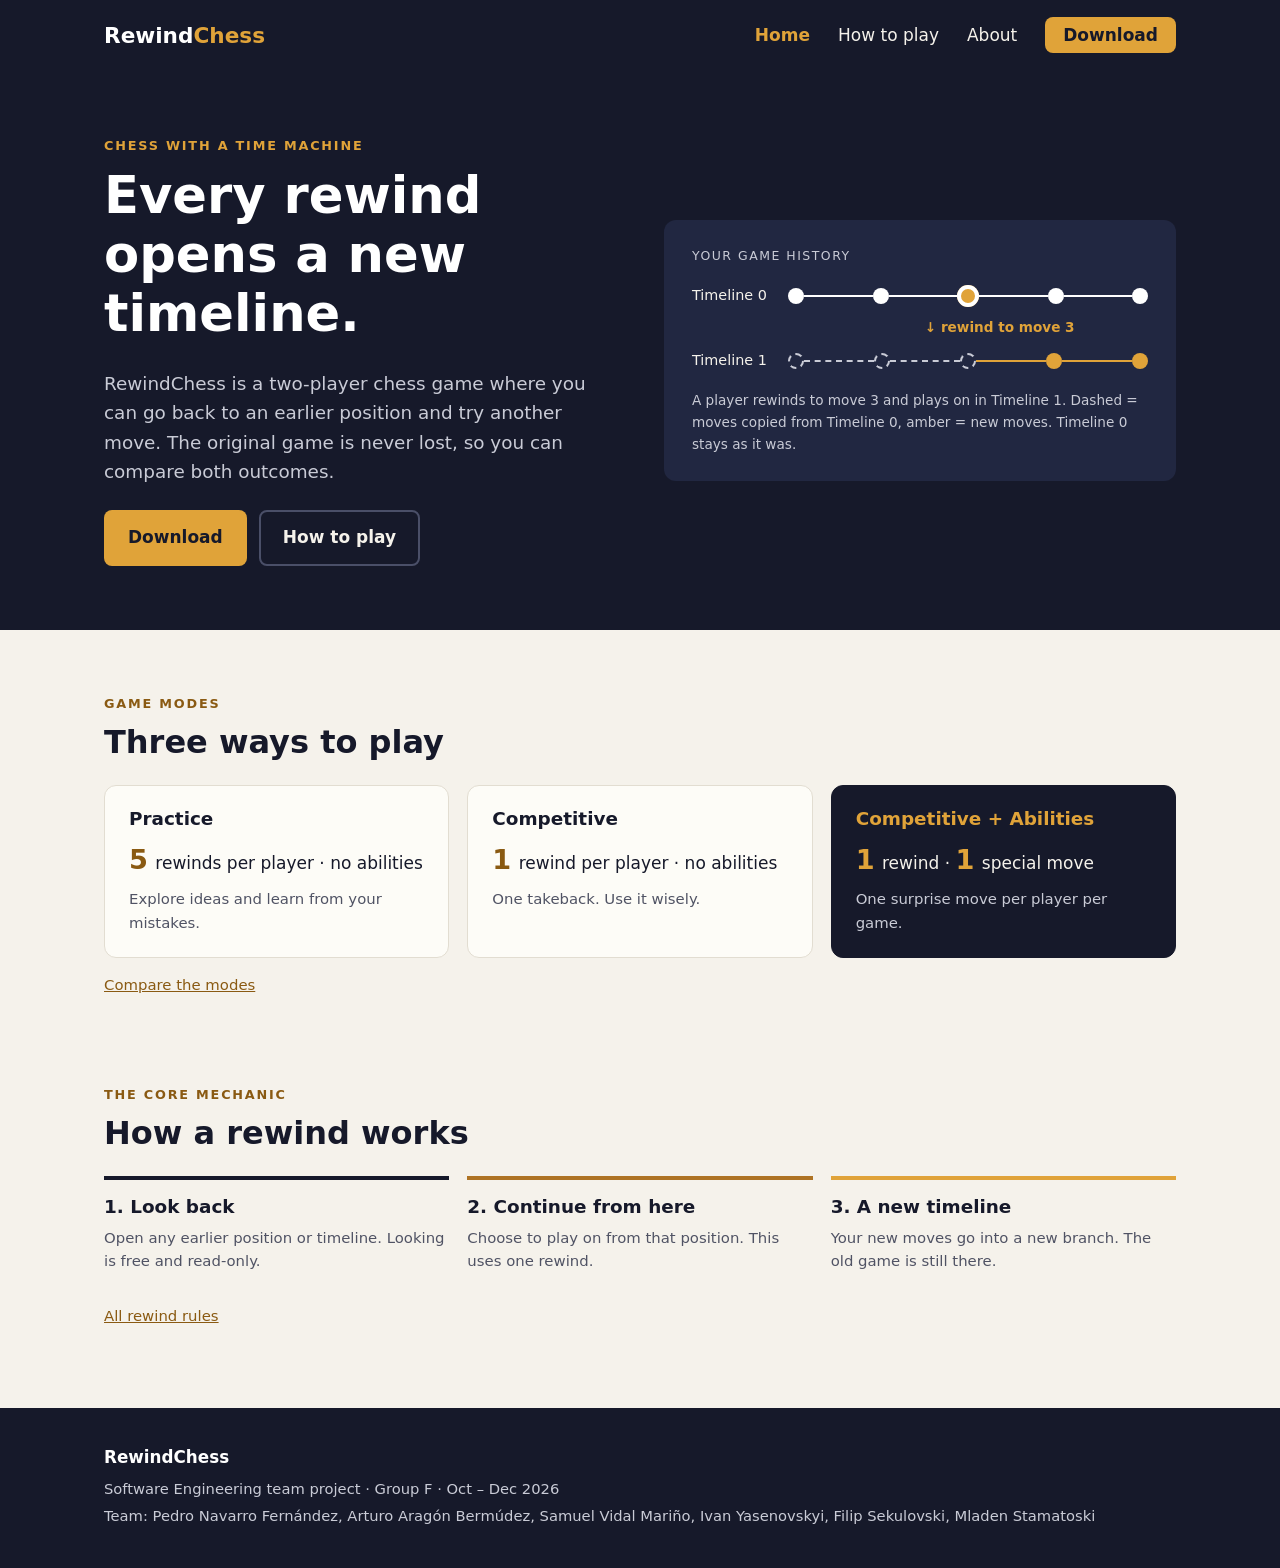
<file: index.html>
<!DOCTYPE html>
<html lang="en">
<head>
  <meta charset="utf-8">
  <meta name="viewport" content="width=device-width, initial-scale=1">
  <title>RewindChess – chess with a time machine</title>
  <link rel="icon" href="data:,"> <!-- no icon yet, stops the browser asking for /favicon.ico (404) -->
  <link rel="stylesheet" href="css/style.css">
  <script src="js/site.js" defer></script>
</head>
<body data-page="home" class="home">
  <header id="site-header">
    <noscript>
      <nav class="container" aria-label="Main">
        <a href="index.html">Home</a> | <a href="how-to-play.html">How to play</a> | <a href="about.html">About</a> | <a href="download.html">Download</a>
      </nav>
    </noscript>
  </header>

  <main>
    <!-- intro + history picture (rewind visual 1) -->
    <section class="section section-dark hero">
      <div class="container">
        <div>
          <p class="eyebrow">Chess with a time machine</p>
          <h1>Every rewind opens a new timeline.</h1>
          <p class="lead">RewindChess is a two-player chess game where you can go back to an earlier position and try another move. The original game is never lost, so you can compare both outcomes.</p>
          <div class="btn-row">
            <a class="btn btn-primary" href="download.html">Download</a>
            <a class="btn btn-ghost" href="how-to-play.html">How to play</a>
          </div>
        </div>

        <figure class="history-card">
          <div class="label" aria-hidden="true">Your game history</div>
          <div class="timeline-row" aria-hidden="true">
            <span>Timeline 0</span>
            <span class="timeline-track">
              <span class="dot"></span><span class="link"></span>
              <span class="dot"></span><span class="link"></span>
              <span class="dot current"></span><span class="link"></span>
              <span class="dot"></span><span class="link"></span>
              <span class="dot"></span>
            </span>
          </div>
          <div class="rewind-note" aria-hidden="true">&darr; rewind to move 3</div>
          <div class="timeline-row" aria-hidden="true">
            <span>Timeline 1</span>
            <span class="timeline-track">
              <span class="dot copied"></span><span class="link copied"></span>
              <span class="dot copied"></span><span class="link copied"></span>
              <span class="dot copied"></span><span class="link new"></span>
              <span class="dot new"></span><span class="link new"></span>
              <span class="dot new"></span>
            </span>
          </div>
          <figcaption>A player rewinds to move 3 and plays on in Timeline 1. Dashed = moves copied from Timeline 0, amber = new moves. Timeline 0 stays as it was.</figcaption>
        </figure>
      </div>
    </section>

    <!-- modes -->
    <section class="section">
      <div class="container">
        <p class="eyebrow">Game modes</p>
        <h2>Three ways to play</h2>
        <div class="card-grid">
          <article class="card">
            <h3>Practice</h3>
            <p class="mode-stat"><strong>5</strong> rewinds per player · no abilities</p>
            <p class="small">Explore ideas and learn from your mistakes.</p>
          </article>
          <article class="card">
            <h3>Competitive</h3>
            <p class="mode-stat"><strong>1</strong> rewind per player · no abilities</p>
            <p class="small">One takeback. Use it wisely.</p>
          </article>
          <article class="card card-dark">
            <h3>Competitive + Abilities</h3>
            <p class="mode-stat"><strong>1</strong> rewind · <strong>1</strong> special move</p>
            <p class="small">One surprise move per player per game.</p>
          </article>
        </div>
        <p class="small more-link"><a href="how-to-play.html#modes">Compare the modes</a></p>
      </div>
    </section>

    <!-- how rewind works (rewind visual 2) -->
    <section class="section">
      <div class="container">
        <p class="eyebrow">The core mechanic</p>
        <h2>How a rewind works</h2>
        <ol class="steps">
          <li>
            <h3>1. Look back</h3>
            <p class="small">Open any earlier position or timeline. Looking is free and read-only.</p>
          </li>
          <li>
            <h3>2. Continue from here</h3>
            <p class="small">Choose to play on from that position. This uses one rewind.</p>
          </li>
          <li>
            <h3>3. A new timeline</h3>
            <p class="small">Your new moves go into a new branch. The old game is still there.</p>
          </li>
        </ol>
        <p class="small more-link"><a href="how-to-play.html#rewind">All rewind rules</a></p>
      </div>
    </section>
  </main>

  <footer id="site-footer"></footer>
</body>
</html>
</file>
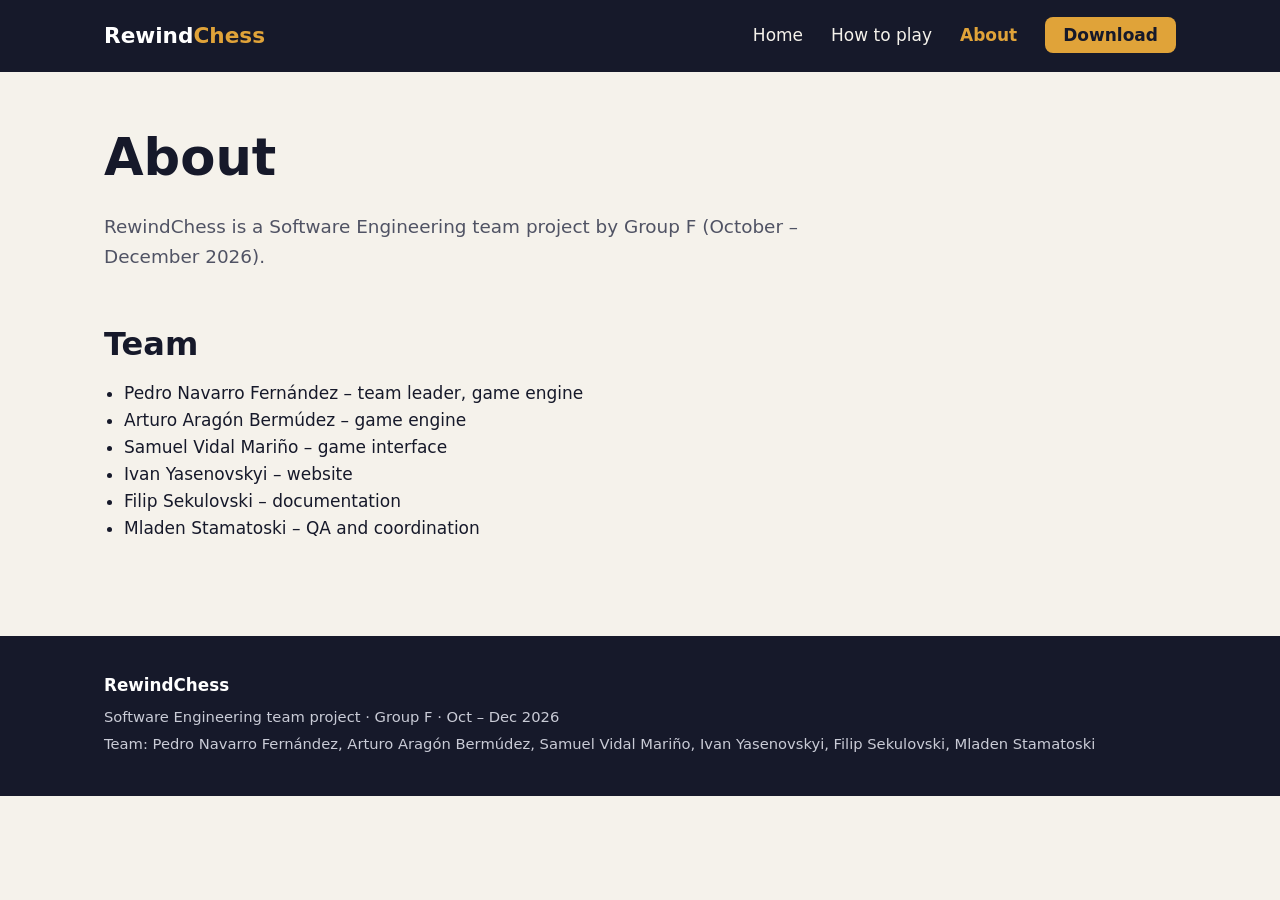
<file: about.html>
<!DOCTYPE html>
<html lang="en">
<head>
  <meta charset="utf-8">
  <meta name="viewport" content="width=device-width, initial-scale=1">
  <title>About – RewindChess</title>
  <link rel="icon" href="data:,"> <!-- no icon yet, stops the browser asking for /favicon.ico (404) -->
  <link rel="stylesheet" href="css/style.css">
  <script src="js/site.js" defer></script>
</head>
<body data-page="about">
  <header id="site-header">
    <noscript>
      <nav class="container" aria-label="Main">
        <a href="index.html">Home</a> | <a href="how-to-play.html">How to play</a> | <a href="about.html">About</a> | <a href="download.html">Download</a>
      </nav>
    </noscript>
  </header>

  <main>
    <div class="container page-head">
      <h1>About</h1>
      <p class="lead">RewindChess is a Software Engineering team project by Group F (October – December 2026).</p>
    </div>

    <section class="content-section">
      <div class="container">
        <h2>Team</h2>
        <ul class="team-list">
          <li>Pedro Navarro Fernández – team leader, game engine</li>
          <li>Arturo Aragón Bermúdez – game engine</li>
          <li>Samuel Vidal Mariño – game interface</li>
          <li>Ivan Yasenovskyi – website</li>
          <li>Filip Sekulovski – documentation</li>
          <li>Mladen Stamatoski – QA and coordination</li>
        </ul>
      </div>
    </section>
    <!-- TODO sprint 7: credits -->
  </main>

  <footer id="site-footer"></footer>
</body>
</html>
</file>
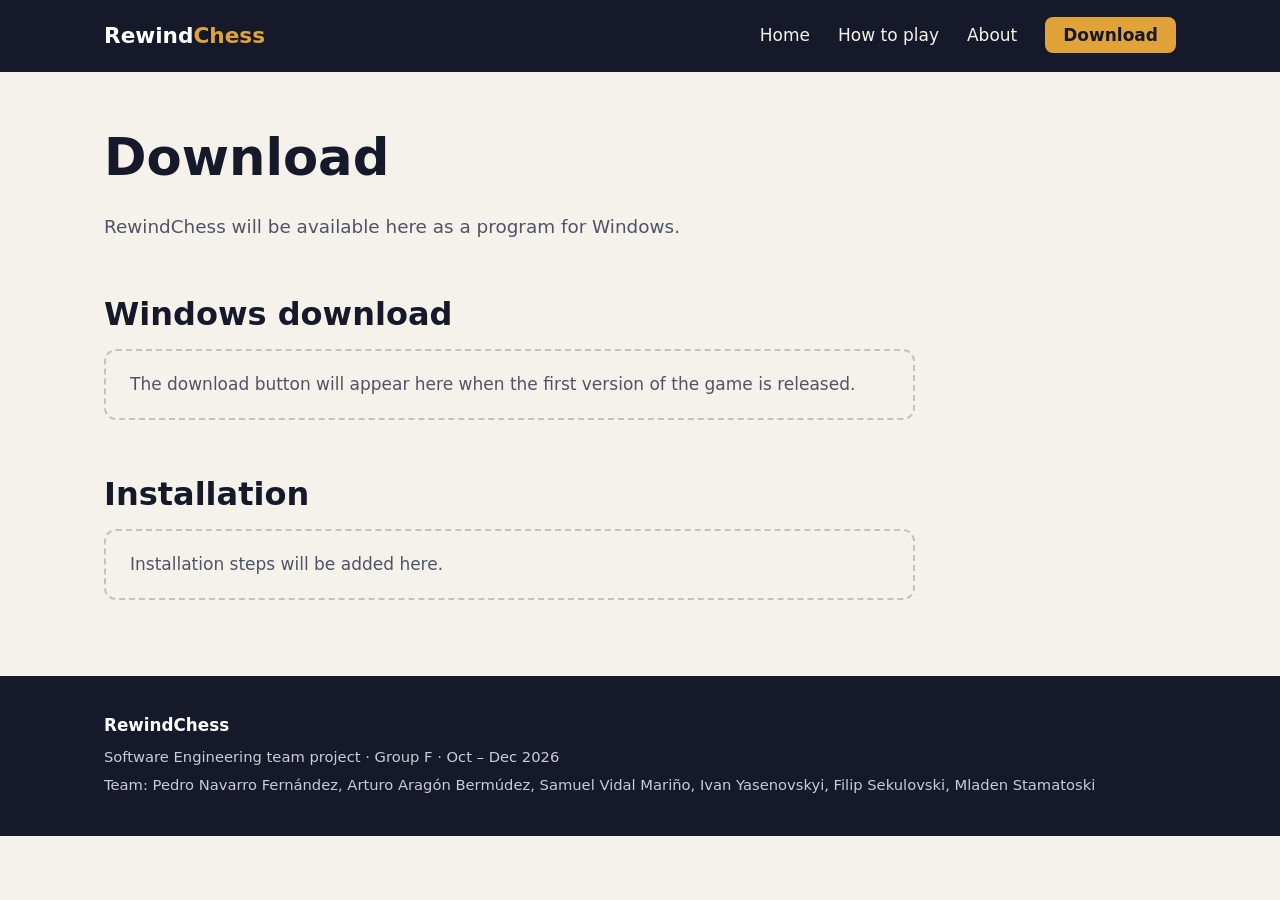
<file: download.html>
<!DOCTYPE html>
<html lang="en">
<head>
  <meta charset="utf-8">
  <meta name="viewport" content="width=device-width, initial-scale=1">
  <title>Download – RewindChess</title>
  <link rel="icon" href="data:,"> <!-- no icon yet, stops the browser asking for /favicon.ico (404) -->
  <link rel="stylesheet" href="css/style.css">
  <script src="js/site.js" defer></script>
</head>
<body data-page="download">
  <header id="site-header">
    <noscript>
      <nav class="container" aria-label="Main">
        <a href="index.html">Home</a> | <a href="how-to-play.html">How to play</a> | <a href="about.html">About</a> | <a href="download.html">Download</a>
      </nav>
    </noscript>
  </header>

  <main>
    <div class="container page-head">
      <h1>Download</h1>
      <p class="lead">RewindChess will be available here as a program for Windows.</p>
    </div>

    <section class="content-section" id="windows">
      <div class="container">
        <h2>Windows download</h2>
        <div class="placeholder"><p>The download button will appear here when the first version of the game is released.</p></div>
        <!-- download plan (docs/website-hosting.md): the button will link to
             https://github.com/arturoaragon/RewindChess/releases/latest
             so it always gives the newest .exe and the site doesn't need a change for every version -->
      </div>
    </section>

    <section class="content-section" id="install">
      <div class="container">
        <h2>Installation</h2>
        <div class="placeholder"><p>Installation steps will be added here.</p></div>
        <!-- TODO sprint 6: install steps from filip's user guide -->
      </div>
    </section>
  </main>

  <footer id="site-footer"></footer>
</body>
</html>
</file>
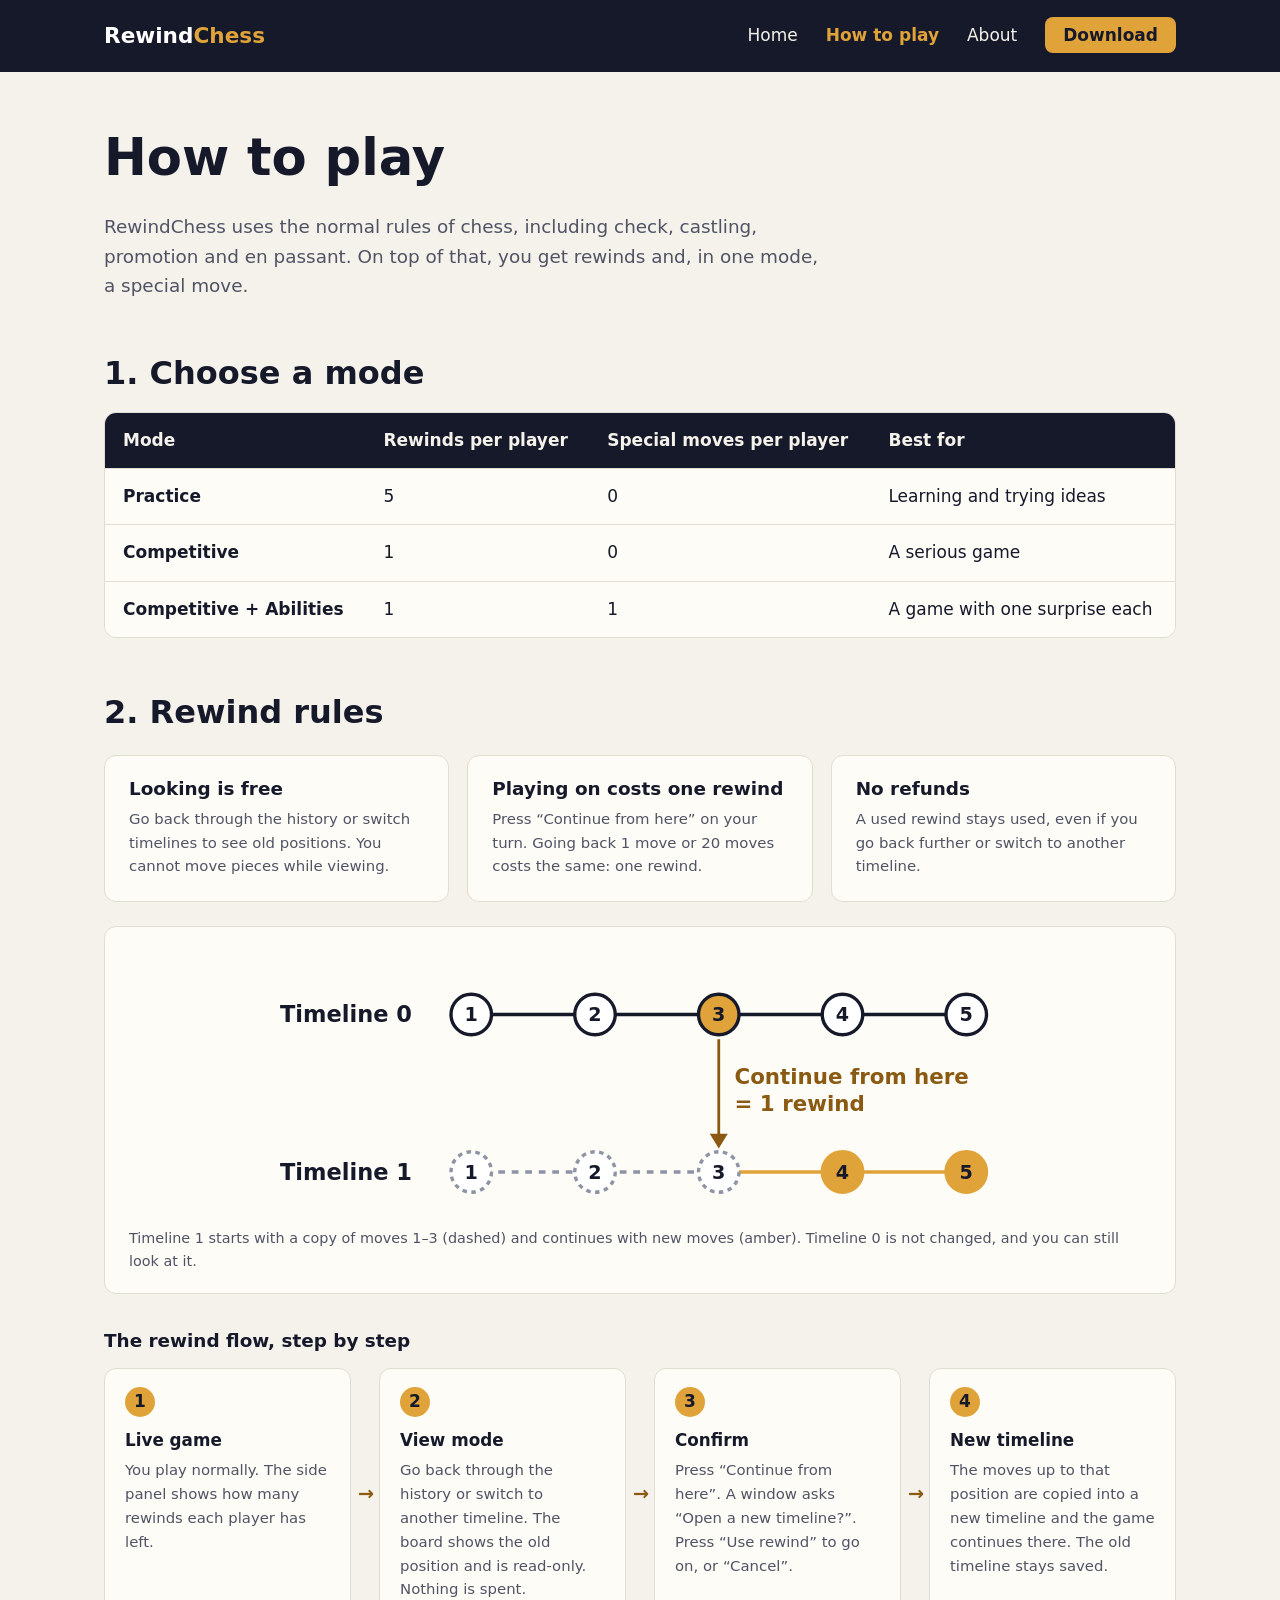
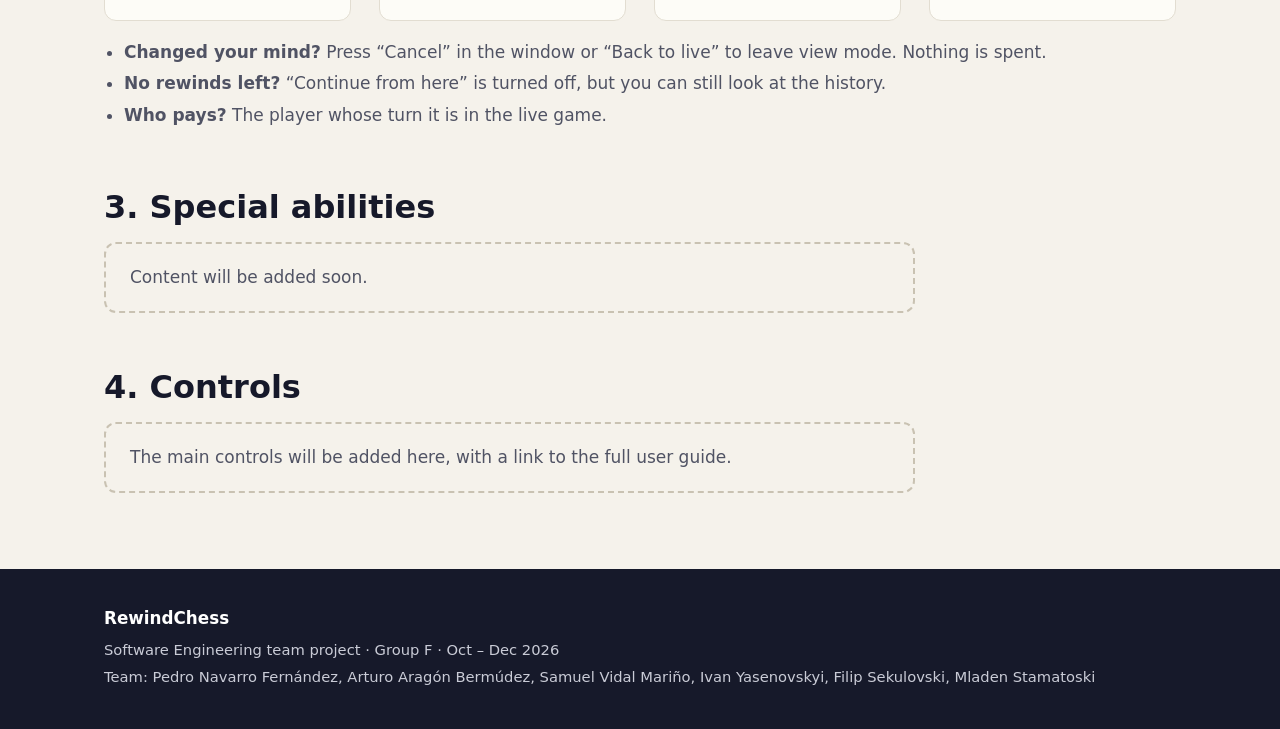
<file: how-to-play.html>
<!DOCTYPE html>
<html lang="en">
<head>
  <meta charset="utf-8">
  <meta name="viewport" content="width=device-width, initial-scale=1">
  <title>How to play – RewindChess</title>
  <link rel="icon" href="data:,"> <!-- no icon yet, stops the browser asking for /favicon.ico (404) -->
  <link rel="stylesheet" href="css/style.css">
  <script src="js/site.js" defer></script>
</head>
<body data-page="how-to-play">
  <header id="site-header">
    <noscript>
      <nav class="container" aria-label="Main">
        <a href="index.html">Home</a> | <a href="how-to-play.html">How to play</a> | <a href="about.html">About</a> | <a href="download.html">Download</a>
      </nav>
    </noscript>
  </header>

  <main>
    <div class="container page-head">
      <h1>How to play</h1>
      <p class="lead">RewindChess uses the normal rules of chess, including check, castling, promotion and en passant. On top of that, you get rewinds and, in one mode, a special move.</p>
    </div>

    <section class="content-section" id="modes">
      <div class="container">
        <h2>1. Choose a mode</h2>
        <div class="table-wrap">
          <table class="stack-table">
            <thead>
              <tr>
                <th scope="col">Mode</th>
                <th scope="col">Rewinds per player</th>
                <th scope="col">Special moves per player</th>
                <th scope="col">Best for</th>
              </tr>
            </thead>
            <tbody>
              <tr><th scope="row">Practice</th><td data-label="Rewinds per player">5</td><td data-label="Special moves per player">0</td><td data-label="Best for">Learning and trying ideas</td></tr>
              <tr><th scope="row">Competitive</th><td data-label="Rewinds per player">1</td><td data-label="Special moves per player">0</td><td data-label="Best for">A serious game</td></tr>
              <tr><th scope="row">Competitive + Abilities</th><td data-label="Rewinds per player">1</td><td data-label="Special moves per player">1</td><td data-label="Best for">A game with one surprise each</td></tr>
            </tbody>
          </table>
        </div>
      </div>
    </section>

    <section class="content-section" id="rewind">
      <div class="container">
        <h2>2. Rewind rules</h2>
        <div class="card-grid">
          <article class="card">
            <h3>Looking is free</h3>
            <p class="small">Go back through the history or switch timelines to see old positions. You cannot move pieces while viewing.</p>
          </article>
          <article class="card">
            <h3>Playing on costs one rewind</h3>
            <p class="small">Press “Continue from here” on your turn. Going back 1 move or 20 moves costs the same: one rewind.</p>
          </article>
          <article class="card">
            <h3>No refunds</h3>
            <p class="small">A used rewind stays used, even if you go back further or switch to another timeline.</p>
          </article>
        </div>
        <!-- rewind visual 3: branching picture -->
        <figure class="diagram">
          <svg class="wide" viewBox="0 0 640 240" role="img" aria-labelledby="branch-title branch-desc">
            <title id="branch-title">Rewinding creates a new timeline</title>
            <desc id="branch-desc">Timeline 0 has moves 1 to 5. The player continues from move 3. Timeline 1 starts with a copy of moves 1 to 3 and then has its own new moves 4 and 5. Timeline 0 does not change.</desc>

            <text class="tl-label" x="0" y="67">Timeline 0</text>
            <line class="tl-line" x1="170" y1="60" x2="610" y2="60"/>
            <circle class="tl-dot" cx="170" cy="60" r="18"/><text class="tl-num" x="170" y="66">1</text>
            <circle class="tl-dot" cx="280" cy="60" r="18"/><text class="tl-num" x="280" y="66">2</text>
            <circle class="tl-dot picked" cx="390" cy="60" r="18"/><text class="tl-num" x="390" y="66">3</text>
            <circle class="tl-dot" cx="500" cy="60" r="18"/><text class="tl-num" x="500" y="66">4</text>
            <circle class="tl-dot" cx="610" cy="60" r="18"/><text class="tl-num" x="610" y="66">5</text>

            <path class="tl-arrow" d="M390 82 L390 168"/>
            <path class="tl-arrowhead" d="M382 166 L398 166 L390 179 Z"/>
            <text class="tl-note" x="404" y="122">Continue from here</text>
            <text class="tl-note" x="404" y="146">= 1 rewind</text>

            <text class="tl-label" x="0" y="207">Timeline 1</text>
            <line class="tl-line copied" x1="170" y1="200" x2="390" y2="200"/>
            <line class="tl-line new" x1="390" y1="200" x2="610" y2="200"/>
            <circle class="tl-dot copied" cx="170" cy="200" r="18"/><text class="tl-num" x="170" y="206">1</text>
            <circle class="tl-dot copied" cx="280" cy="200" r="18"/><text class="tl-num" x="280" y="206">2</text>
            <circle class="tl-dot copied" cx="390" cy="200" r="18"/><text class="tl-num" x="390" y="206">3</text>
            <circle class="tl-dot new" cx="500" cy="200" r="18"/><text class="tl-num on-amber" x="500" y="206">4</text>
            <circle class="tl-dot new" cx="610" cy="200" r="18"/><text class="tl-num on-amber" x="610" y="206">5</text>
          </svg>
          <!-- same picture but vertical, for phones -->
          <svg class="narrow" viewBox="0 0 320 440" role="img" aria-labelledby="branch-title-n branch-desc-n">
            <title id="branch-title-n">Rewinding creates a new timeline</title>
            <desc id="branch-desc-n">Timeline 0 has moves 1 to 5. The player continues from move 3. Timeline 1 starts with a copy of moves 1 to 3 and then has its own new moves 4 and 5. Timeline 0 does not change.</desc>

            <text class="tl-label" x="80" y="26" text-anchor="middle">Timeline 0</text>
            <text class="tl-label" x="240" y="26" text-anchor="middle">Timeline 1</text>

            <line class="tl-line" x1="80" y1="70" x2="80" y2="390"/>
            <circle class="tl-dot" cx="80" cy="70" r="18"/><text class="tl-num" x="80" y="76">1</text>
            <circle class="tl-dot" cx="80" cy="150" r="18"/><text class="tl-num" x="80" y="156">2</text>
            <circle class="tl-dot picked" cx="80" cy="230" r="18"/><text class="tl-num" x="80" y="236">3</text>
            <circle class="tl-dot" cx="80" cy="310" r="18"/><text class="tl-num" x="80" y="316">4</text>
            <circle class="tl-dot" cx="80" cy="390" r="18"/><text class="tl-num" x="80" y="396">5</text>

            <path class="tl-arrow" d="M102 230 L208 230"/>
            <path class="tl-arrowhead" d="M206 222 L206 238 L219 230 Z"/>
            <text class="tl-note small-note" x="160" y="200" text-anchor="middle">Continue</text>
            <text class="tl-note small-note" x="160" y="218" text-anchor="middle">from here</text>
            <text class="tl-note small-note" x="160" y="256" text-anchor="middle">= 1 rewind</text>

            <line class="tl-line copied" x1="240" y1="70" x2="240" y2="230"/>
            <line class="tl-line new" x1="240" y1="230" x2="240" y2="390"/>
            <circle class="tl-dot copied" cx="240" cy="70" r="18"/><text class="tl-num" x="240" y="76">1</text>
            <circle class="tl-dot copied" cx="240" cy="150" r="18"/><text class="tl-num" x="240" y="156">2</text>
            <circle class="tl-dot copied" cx="240" cy="230" r="18"/><text class="tl-num" x="240" y="236">3</text>
            <circle class="tl-dot new" cx="240" cy="310" r="18"/><text class="tl-num on-amber" x="240" y="316">4</text>
            <circle class="tl-dot new" cx="240" cy="390" r="18"/><text class="tl-num on-amber" x="240" y="396">5</text>
          </svg>
          <figcaption>Timeline 1 starts with a copy of moves 1–3 (dashed) and continues with new moves (amber). Timeline 0 is not changed, and you can still look at it.</figcaption>
        </figure>

        <!-- rewind flow (sprint 5), same buttons as in the game (version 5) -->
        <h3 class="flow-title">The rewind flow, step by step</h3>
        <ol class="flow">
          <li>
            <span class="flow-num">1</span>
            <h4>Live game</h4>
            <p class="small">You play normally. The side panel shows how many rewinds each player has left.</p>
          </li>
          <li>
            <span class="flow-num">2</span>
            <h4>View mode</h4>
            <p class="small">Go back through the history or switch to another timeline. The board shows the old position and is read-only. Nothing is spent.</p>
          </li>
          <li>
            <span class="flow-num">3</span>
            <h4>Confirm</h4>
            <p class="small">Press “Continue from here”. A window asks “Open a new timeline?”. Press “Use rewind” to go on, or “Cancel”.</p>
          </li>
          <li>
            <span class="flow-num">4</span>
            <h4>New timeline</h4>
            <p class="small">The moves up to that position are copied into a new timeline and the game continues there. The old timeline stays saved.</p>
          </li>
        </ol>
        <ul class="flow-notes">
          <li><strong>Changed your mind?</strong> Press “Cancel” in the window or “Back to live” to leave view mode. Nothing is spent.</li>
          <li><strong>No rewinds left?</strong> “Continue from here” is turned off, but you can still look at the history.</li>
          <li><strong>Who pays?</strong> The player whose turn it is in the live game.</li>
        </ul>
      </div>
    </section>

    <section class="content-section">
      <div class="container">
        <h2>3. Special abilities</h2>
        <div class="placeholder"><p>Content will be added soon.</p></div>
        <!-- TODO sprint 6: modes and abilities -->
      </div>
    </section>

    <section class="content-section">
      <div class="container">
        <h2>4. Controls</h2>
        <div class="placeholder"><p>The main controls will be added here, with a link to the full user guide.</p></div>
        <!-- guide plan (docs/website-hosting.md): short list of controls here,
             the full user guide stays in docs/ (filip) and we only link to it -->
      </div>
    </section>
  </main>

  <footer id="site-footer"></footer>
</body>
</html>
</file>
<file: css/style.css>
/* RewindChess site styles (sprint 3)
   colors and layout are from the mockup pdf (home + how to play)
   phone layout is at the bottom (max-width: 720px) */

:root {
  /* colors picked from the mockup */
  --ink: #16192a;          /* header, footer, dark card */
  --panel: #212741;        /* history box in the hero */
  --paper: #f5f2eb;        /* page bg */
  --card: #fdfcf7;         /* cards + tables */
  --amber: #e0a339;        /* buttons, accents on dark bg */
  --amber-text: #8a5a12;   /* darker amber for text on light bg, the normal one had bad contrast */
  --amber-mid: #ae7324;    /* 2nd bar in "how a rewind works" */
  --text: #16192a;
  --muted: #505364;
  --on-dark: #f5f2eb;
  --on-dark-muted: #c9cbd6;
  --line: #e2ddd1;
  --radius: 12px;
  --font: "Segoe UI", system-ui, -apple-system, Roboto, Arial, sans-serif;
}

* {
  box-sizing: border-box;
}

body {
  margin: 0;
  font-family: var(--font);
  font-size: 17px;
  line-height: 1.6;
  color: var(--text);
  background: var(--paper);
}

a {
  color: var(--amber-text);
}

:focus-visible {
  outline: 3px solid var(--amber);
  outline-offset: 2px;
}

h1, h2, h3 {
  line-height: 1.15;
  margin: 0 0 0.5em;
}

h1 { font-size: 3.2rem; }
h2 { font-size: 2rem; }
h3 { font-size: 1.15rem; }

p {
  margin: 0 0 1em;
}

.container {
  max-width: 1120px;
  margin: 0 auto;
  padding: 0 24px;
}

/* ===== header (filled by site.js) ===== */

#site-header {
  background: var(--ink);
  min-height: 72px; /* keep the space so the page doesn't jump before site.js runs */
}

#site-header noscript a {
  color: var(--on-dark);
}

.site-header .container {
  display: flex;
  align-items: center;
  justify-content: space-between;
  min-height: 72px;
  gap: 12px 32px;
}

.logo {
  font-size: 1.35rem;
  font-weight: 700;
  color: #fff;
  text-decoration: none;
}

.logo span {
  color: var(--amber);
}

.site-nav ul {
  display: flex;
  align-items: center;
  gap: 28px;
  margin: 0;
  padding: 0;
  list-style: none;
}

.site-nav a {
  color: var(--on-dark);
  text-decoration: none;
}

.site-nav a:hover,
.site-nav a[aria-current="page"] {
  color: var(--amber);
}

.site-nav a[aria-current="page"] {
  font-weight: 700;
}

/* Download = the yellow "Play" button from the mockup */
.site-nav a.nav-cta {
  background: var(--amber);
  color: var(--ink);
  font-weight: 700;
  padding: 8px 18px;
  border-radius: 8px;
}

/* ===== buttons ===== */

.btn {
  display: inline-block;
  padding: 12px 22px;
  border-radius: 8px;
  font-weight: 700;
  text-decoration: none;
  border: 2px solid transparent;
}

.btn-primary {
  background: var(--amber);
  color: var(--ink);
}

.btn-primary:hover {
  background: #e9b456;
}

.btn-ghost {
  color: var(--on-dark);
  border-color: #4a4f68;
}

.btn-ghost:hover {
  border-color: var(--amber);
}

.btn-row {
  display: flex;
  flex-wrap: wrap;
  gap: 12px;
  margin-top: 24px;
}

/* ===== sections ===== */

.section {
  padding: 64px 0;
}

/* two light sections next to each other were too far apart */
.section:not(.section-dark) + .section:not(.section-dark) {
  padding-top: 8px;
}

.section-dark {
  background: var(--ink);
  color: var(--on-dark);
}

.eyebrow {
  margin: 0 0 10px;
  font-size: 0.8rem;
  font-weight: 700;
  letter-spacing: 0.14em;
  text-transform: uppercase;
  color: var(--amber-text);
}

.section-dark .eyebrow {
  color: var(--amber);
}

.lead {
  font-size: 1.15rem;
  color: var(--muted);
  max-width: 62ch;
}

.section-dark .lead {
  color: var(--on-dark-muted);
}

.page-head {
  padding-top: 56px;
  padding-bottom: 8px;
}

/* ===== home: hero ===== */

.hero .container {
  display: grid;
  grid-template-columns: 1fr 1fr;
  gap: 48px;
  align-items: center;
}

.hero h1 {
  color: #fff;
}

/* ===== rewind visual 1: "your game history" box ===== */

.history-card {
  background: var(--panel);
  border-radius: var(--radius);
  padding: 26px 28px;
  margin: 0;
}

.history-card .label {
  font-size: 0.78rem;
  letter-spacing: 0.12em;
  text-transform: uppercase;
  color: var(--on-dark-muted);
  margin-bottom: 18px;
}

.timeline-row {
  display: grid;
  grid-template-columns: 96px 1fr;
  align-items: center;
  font-size: 0.9rem;
}

.timeline-track {
  display: flex;
  align-items: center;
}

.dot {
  width: 16px;
  height: 16px;
  border-radius: 50%;
  background: #fff;
  flex: none;
}

.dot.current {
  width: 22px;
  height: 22px;
  background: var(--amber);
  box-shadow: inset 0 0 0 4px #fff;
}

.dot.copied {
  background: transparent;
  border: 2px dashed var(--on-dark-muted);
}

.dot.new {
  background: var(--amber);
}

.link {
  flex: 1;
  height: 2px;
  background: #fff;
}

.link.copied {
  height: 0;
  background: none;
  border-top: 2px dashed var(--on-dark-muted);
}

.link.new {
  background: var(--amber);
}

.rewind-note {
  margin: 10px 0 10px 96px;
  padding-left: 30%;
  color: var(--amber);
  font-size: 0.85rem;
  font-weight: 700;
}

.history-card figcaption {
  margin-top: 18px;
  font-size: 0.85rem;
  color: var(--on-dark-muted);
}

/* ===== cards (modes, rewind rules) ===== */

.card-grid {
  display: grid;
  grid-template-columns: repeat(3, 1fr);
  gap: 18px;
  margin-top: 24px;
}

.card {
  background: var(--card);
  border: 1px solid var(--line);
  border-radius: var(--radius);
  padding: 22px 24px;
}

.card p:last-child {
  margin-bottom: 0;
}

.card-dark {
  background: var(--ink);
  border-color: var(--ink);
  color: var(--on-dark);
}

.card-dark h3 {
  color: var(--amber);
}

.mode-stat {
  margin-bottom: 6px;
}

.mode-stat strong {
  font-size: 1.7rem;
  color: var(--amber-text);
  margin-right: 2px;
}

.card-dark .mode-stat strong {
  color: var(--amber);
}

.small {
  font-size: 0.93rem;
  color: var(--muted);
}

.card-dark .small {
  color: var(--on-dark-muted);
}

/* ===== rewind visual 2: three steps ===== */

.steps {
  display: grid;
  grid-template-columns: repeat(3, 1fr);
  gap: 18px;
  margin: 24px 0 0;
  padding: 0;
  list-style: none;
}

.steps li {
  border-top: 4px solid var(--ink);
  padding-top: 16px;
}

.steps li:nth-child(2) { border-color: var(--amber-mid); }
.steps li:nth-child(3) { border-color: var(--amber); }

/* ===== rewind visual 3: branching diagram (how to play) ===== */

.diagram {
  background: var(--card);
  border: 1px solid var(--line);
  border-radius: var(--radius);
  padding: 20px 24px;
  margin: 24px 0 0;
}

.diagram svg {
  display: block;
  width: 100%;
  max-width: 720px; /* was way too big on a wide screen */
  height: auto;
  margin: 0 auto;
}

.diagram figcaption {
  margin-top: 10px;
  font-size: 0.9rem;
  color: var(--muted);
}

.tl-label { font: 600 20px var(--font); fill: var(--text); }
.tl-num { font: 700 17px var(--font); fill: var(--text); text-anchor: middle; }
.tl-num.on-amber { fill: var(--ink); }
.tl-note { font: 700 19px var(--font); fill: var(--amber-text); }
.tl-line { stroke: var(--ink); stroke-width: 3; }
.tl-line.copied { stroke: #8f93a6; stroke-dasharray: 6 6; }
.tl-line.new { stroke: var(--amber); }
.tl-dot { fill: #fff; stroke: var(--ink); stroke-width: 3; }
.tl-dot.copied { stroke: #8f93a6; stroke-dasharray: 4 4; }
.tl-dot.new { fill: var(--amber); stroke: var(--amber); }
.tl-dot.picked { fill: var(--amber); stroke: var(--ink); }
.tl-arrow { fill: none; stroke: var(--amber-text); stroke-width: 2.5; }
.tl-arrowhead { fill: var(--amber-text); }
.tl-note.small-note { font-size: 16px; }

/* vertical version of the picture is only for phones */
.diagram svg.narrow {
  display: none;
}

/* ===== tables (modes table) ===== */

.table-wrap {
  border: 1px solid var(--line);
  border-radius: var(--radius);
  overflow: hidden;
  margin-top: 20px;
}

table {
  width: 100%;
  border-collapse: collapse;
  background: var(--card);
}

th, td {
  text-align: left;
  padding: 14px 18px;
  border-bottom: 1px solid var(--line);
}

thead th {
  background: var(--ink);
  color: var(--on-dark);
}

tbody tr:last-child th,
tbody tr:last-child td {
  border-bottom: 0;
}

/* ===== other pages ===== */

.content-section {
  padding: 28px 0;
}

.content-section .container > p {
  max-width: 70ch;
}

.placeholder {
  border: 2px dashed #c9c2b2;
  border-radius: var(--radius);
  padding: 20px 24px;
  color: var(--muted);
  max-width: 75ch;
}

.placeholder p:last-child {
  margin-bottom: 0;
}

.team-list {
  padding-left: 20px;
}

/* ===== footer (filled by site.js) ===== */

.site-footer {
  background: var(--ink);
  color: var(--on-dark-muted);
  padding: 36px 0;
  font-size: 0.92rem;
  margin-top: 48px;
}

.site-footer .footer-name {
  color: #fff;
  font-weight: 700;
  font-size: 1.05rem;
  margin-bottom: 6px;
}

.site-footer p {
  margin: 0 0 4px;
}

.home .site-footer {
  margin-top: 0;
}

/* "compare the modes" / "all rewind rules" links under sections */
.more-link {
  margin-top: 16px;
}

/* ===== rewind flow on how to play (sprint 5) ===== */

.flow-title {
  margin-top: 36px;
}

.flow {
  display: grid;
  grid-template-columns: repeat(4, 1fr);
  gap: 28px;
  margin: 16px 0 0;
  padding: 0;
  list-style: none;
}

.flow li {
  position: relative;
  background: var(--card);
  border: 1px solid var(--line);
  border-radius: var(--radius);
  padding: 18px 20px;
}

/* arrow between the steps */
.flow li + li::before {
  content: "\2192";
  position: absolute;
  left: -22px;
  top: 50%;
  transform: translateY(-50%);
  color: var(--amber-text);
  font-weight: 700;
  font-size: 1.2rem;
}

.flow h4 {
  margin: 10px 0 6px;
  font-size: 1.05rem;
}

.flow p {
  margin: 0;
}

.flow-num {
  display: inline-flex;
  align-items: center;
  justify-content: center;
  width: 30px;
  height: 30px;
  border-radius: 50%;
  background: var(--amber);
  color: var(--ink);
  font-weight: 700;
}

.flow-notes {
  margin: 18px 0 0;
  padding-left: 20px;
  color: var(--muted);
}

.flow-notes li {
  margin-bottom: 4px;
}

/* ===== tablet ===== */

@media (max-width: 960px) {
  .hero .container {
    grid-template-columns: 1fr;
  }

  .card-grid,
  .steps,
  .flow {
    grid-template-columns: 1fr 1fr;
  }

  .flow li + li::before {
    display: none;
  }
}

/* ===== phone ===== */

@media (max-width: 720px) {
  body {
    font-size: 16px;
  }

  h1 { font-size: 2.3rem; }
  h2 { font-size: 1.6rem; }

  .container {
    padding: 0 16px;
  }

  /* logo on top, menu under it */
  .site-header .container {
    flex-direction: column;
    align-items: flex-start;
    padding-top: 12px;
    padding-bottom: 12px;
  }

  .site-nav ul {
    flex-wrap: wrap;
    gap: 8px 18px;
  }

  .section {
    padding: 40px 0;
  }

  .page-head {
    padding-top: 36px;
  }

  .card-grid,
  .steps,
  .flow {
    grid-template-columns: 1fr;
  }

  .flow li + li::before {
    display: block;
    content: "\2193";
    left: 50%;
    top: -26px;
    transform: translateX(-50%);
  }

  .diagram svg.wide {
    display: none;
  }

  .diagram svg.narrow {
    display: block;
    max-width: 320px;
  }

  .history-card {
    padding: 20px;
  }

  .timeline-row {
    grid-template-columns: 76px 1fr;
    font-size: 0.8rem;
  }

  .rewind-note {
    margin-left: 76px;
    padding-left: 20%;
  }

  /* modes table: every row becomes a small card */
  .table-wrap {
    border: 0;
    border-radius: 0;
  }

  .stack-table thead {
    display: none;
  }

  .stack-table,
  .stack-table tbody,
  .stack-table tr,
  .stack-table th,
  .stack-table td {
    display: block;
    width: 100%;
  }

  .stack-table tr {
    border: 1px solid var(--line);
    border-radius: var(--radius);
    margin-bottom: 12px;
    background: var(--card);
    overflow: hidden;
  }

  .stack-table tbody th {
    background: var(--ink);
    color: var(--on-dark);
  }

  .stack-table td {
    display: flex;
    justify-content: space-between;
    gap: 16px;
  }

  .stack-table td::before {
    content: attr(data-label);
    font-weight: 700;
    color: var(--muted);
  }

  .stack-table tbody tr:last-child td {
    border-bottom: 1px solid var(--line);
  }

  .stack-table tbody tr td:last-child {
    border-bottom: 0;
  }
}
</file>
